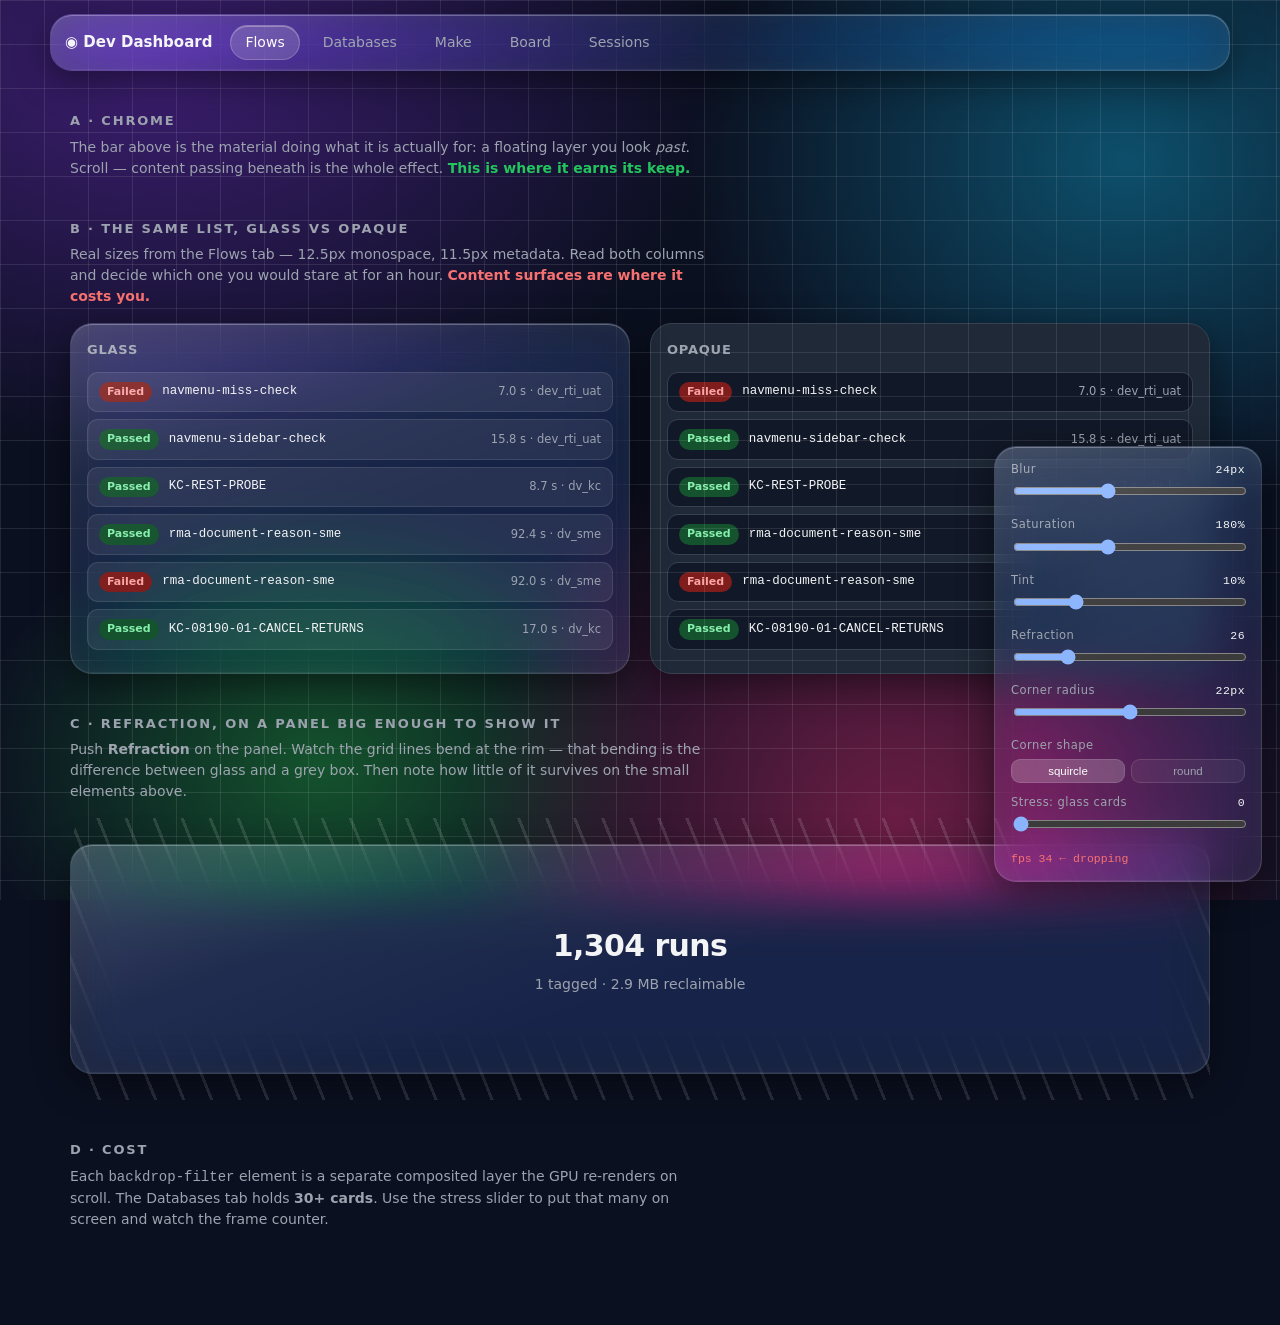
<file: static/glass-lab.html>
<!DOCTYPE html>
<html lang="en">
<head>
<meta charset="UTF-8">
<meta name="viewport" content="width=device-width, initial-scale=1.0">
<title>Glass Lab</title>
<style>
:root {
  color-scheme: dark;

  /* ── The glass material, as tokens ──────────────────────────────────────
     Everything below is driven by these. The sliders write to them live. */
  --glass-blur: 24px;
  --glass-sat: 180%;
  --glass-tint: #8ab4ff;      /* hue the glass lends to what's behind it */
  --glass-tint-amt: 10%;      /* how much of it */
  --glass-bright: 1.08;
  --glass-radius: 22px;

  --text: #f3f4f6;
  --text-muted: #9ca3af;
  --ok: #22c55e;
  --bad: #f87171;
}

* { box-sizing: border-box; }

body {
  margin: 0;
  min-height: 100vh;
  color: var(--text);
  font: 14px/1.5 ui-sans-serif, system-ui, -apple-system, "Segoe UI", sans-serif;
  /* Glass needs something behind it. A flat fill refracts to nothing, which
     is the single biggest trap in applying this to a dark dashboard. */
  background:
    radial-gradient(60rem 40rem at 12% 8%,  #3b1d6e 0%, transparent 60%),
    radial-gradient(50rem 40rem at 88% 18%, #0d4f6b 0%, transparent 55%),
    radial-gradient(45rem 45rem at 70% 92%, #6b1d45 0%, transparent 60%),
    radial-gradient(40rem 30rem at 25% 85%, #14532d 0%, transparent 55%),
    #0b1020;
  background-attachment: fixed;
}

/* A fine grid gives refraction something to bend. Straight lines are how the
   eye reads a lens — on noise you cannot see it working at all. */
body::before {
  content: "";
  position: fixed;
  inset: 0;
  pointer-events: none;
  background-image:
    linear-gradient(rgb(from white r g b / .10) 1px, transparent 1px),
    linear-gradient(90deg, rgb(from white r g b / .10) 1px, transparent 1px);
  background-size: 44px 44px;
}

/* ── The material ────────────────────────────────────────────────────────── */
.glass {
  position: relative;
  border-radius: var(--glass-radius);
  corner-shape: squircle;
  background: color-mix(in oklab, var(--glass-tint) var(--glass-tint-amt), transparent);
  backdrop-filter:
    blur(var(--glass-blur))
    saturate(var(--glass-sat))
    brightness(var(--glass-bright));
  border: 1px solid rgb(from white r g b / .14);
  /* Two inner strokes do the work: a bright top edge reading as a specular
     highlight, a dim bottom edge reading as thickness. Plus a float shadow. */
  box-shadow:
    inset 0 1px 0 rgb(from white r g b / .28),
    inset 0 -1px 0 rgb(from white r g b / .06),
    inset 0 0 20px rgb(from white r g b / .04),
    0 10px 36px rgb(from black r g b / .45);
}

/* Refraction must sit in the SAME filter chain as the blur, and before it.
   Run it as a separate layer on top and the blur has already flattened the
   backdrop to a smooth wash — there is no detail left to bend, and the only
   thing that survives is a faint smear at the rim. Lens first, then blur. */
.glass.refract {
  backdrop-filter:
    url(#lens)
    blur(var(--glass-blur))
    saturate(var(--glass-sat))
    brightness(var(--glass-bright));
}

/* A grazing sheen across the top third, like light caught on a curved face. */
.glass.sheen::after {
  content: "";
  position: absolute;
  inset: 0;
  border-radius: inherit;
  corner-shape: inherit;
  pointer-events: none;
  background: linear-gradient(
    160deg,
    rgb(from white r g b / .16) 0%,
    rgb(from white r g b / .04) 28%,
    transparent 55%);
}

.solid {
  border-radius: var(--glass-radius);
  corner-shape: squircle;
  background: #1f2937;
  border: 1px solid #374151;
  box-shadow: 0 10px 36px rgb(from black r g b / .45);
}

/* ── Page furniture ──────────────────────────────────────────────────────── */
.wrap { max-width: 1180px; margin: 0 auto; padding: 0 20px 80px; }

header.bar {
  position: sticky;
  top: 14px;
  z-index: 20;
  margin: 14px auto 28px;
  max-width: 1180px;
  display: flex;
  align-items: center;
  gap: 8px;
  padding: 10px 14px;
}
header.bar b { font-size: 15px; margin-right: 10px; white-space: nowrap; }
.tab {
  padding: 6px 14px;
  border-radius: 999px;
  corner-shape: squircle;
  color: var(--text-muted);
  cursor: pointer;
  font-weight: 500;
  border: 1px solid transparent;
  white-space: nowrap;
}
.tab.on {
  color: #fff;
  background: rgb(from white r g b / .16);
  border-color: rgb(from white r g b / .2);
  box-shadow: inset 0 1px 0 rgb(from white r g b / .3);
}

h2 { font-size: 13px; letter-spacing: .14em; text-transform: uppercase; color: var(--text-muted); margin: 40px 0 6px; font-weight: 600; }
.note { color: var(--text-muted); margin: 0 0 16px; max-width: 72ch; }
.verdict { font-weight: 600; }
.verdict.good { color: var(--ok); }
.verdict.bad { color: var(--bad); }

.row { display: grid; grid-template-columns: 1fr 1fr; gap: 20px; align-items: start; }
@media (max-width: 860px) { .row { grid-template-columns: 1fr; } }

.pane { padding: 16px; }
.pane h3 { margin: 0 0 12px; font-size: 13px; color: var(--text-muted); font-weight: 600; letter-spacing: .06em; }

/* Dense data, deliberately at the dashboard's real sizes. */
.run { display: flex; align-items: center; gap: 10px; padding: 9px 11px; border-radius: 11px; corner-shape: squircle; margin-bottom: 7px; }
.run.g { background: rgb(from white r g b / .07); border: 1px solid rgb(from white r g b / .1); }
.run.s { background: #111827; border: 1px solid #374151; }
.run .pill { font-size: 11px; font-weight: 700; padding: 2px 8px; border-radius: 999px; }
.pass { background: #14532d; color: #86efac; }
.fail { background: #7f1d1d; color: #fca5a5; }
.run .nm { font-family: ui-monospace, "SF Mono", Menlo, monospace; font-size: 12.5px; }
.run .meta { margin-left: auto; color: var(--text-muted); font-size: 11.5px; white-space: nowrap; }

/* ── Controls ────────────────────────────────────────────────────────────── */
.controls {
  position: fixed;
  right: 18px;
  bottom: 18px;
  z-index: 50;
  padding: 14px 16px;
  width: 268px;
}
.controls label { display: block; font-size: 11.5px; color: var(--text-muted); margin: 11px 0 3px; letter-spacing: .04em; }
.controls label:first-of-type { margin-top: 0; }
.controls input[type=range] { width: 100%; accent-color: #8ab4ff; }
.controls output { float: right; font-family: ui-monospace, monospace; color: var(--text); }
.controls .seg { display: flex; gap: 6px; margin-top: 4px; }
.controls .seg button {
  flex: 1; padding: 5px 0; font-size: 11.5px; cursor: pointer; color: var(--text-muted);
  background: rgb(from white r g b / .06); border: 1px solid rgb(from white r g b / .12);
  border-radius: 9px; corner-shape: squircle;
}
.controls .seg button.on { background: rgb(from white r g b / .2); color: #fff; }
.fps { margin-top: 12px; font-size: 11.5px; color: var(--text-muted); font-family: ui-monospace, monospace; }
</style>
</head>
<body>

<!-- ── Displacement map ───────────────────────────────────────────────────────
     feDisplacementMap moves each pixel by scale * (channel/255 - 0.5). So a
     map that is neutral grey (128) in the middle and ramps to 0 / 255 at the
     edges pulls the backdrop inward at the rim and leaves the centre alone —
     which is what a convex lens does.

     One image cannot carry both axes as a plain gradient, so there are two:
     a horizontal ramp in red, a vertical ramp in green. feComposite sums them
     arithmetically (k2=1, k3=1, k4=-0.5) so each channel keeps its own axis. -->
<svg width="0" height="0" style="position:absolute" aria-hidden="true">
  <filter id="lens" x="-20%" y="-20%" width="140%" height="140%" color-interpolation-filters="sRGB">
    <feImage result="mx" preserveAspectRatio="none" href="data:image/svg+xml;utf8,<svg xmlns='http://www.w3.org/2000/svg' width='400' height='300'><defs><linearGradient id='h' x1='0' x2='1'><stop offset='0' stop-color='rgb(0,128,128)'/><stop offset='0.17' stop-color='rgb(128,128,128)'/><stop offset='0.83' stop-color='rgb(128,128,128)'/><stop offset='1' stop-color='rgb(255,128,128)'/></linearGradient></defs><rect width='400' height='300' fill='url(%23h)'/></svg>"/>
    <feImage result="my" preserveAspectRatio="none" href="data:image/svg+xml;utf8,<svg xmlns='http://www.w3.org/2000/svg' width='400' height='300'><defs><linearGradient id='v' x1='0' y1='0' x2='0' y2='1'><stop offset='0' stop-color='rgb(128,0,128)'/><stop offset='0.17' stop-color='rgb(128,128,128)'/><stop offset='0.83' stop-color='rgb(128,128,128)'/><stop offset='1' stop-color='rgb(128,255,128)'/></linearGradient></defs><rect width='400' height='300' fill='url(%23v)'/></svg>"/>
    <feComposite in="mx" in2="my" operator="arithmetic" k1="0" k2="1" k3="1" k4="-0.5" result="map"/>
    <feDisplacementMap in="SourceGraphic" in2="map" xChannelSelector="R" yChannelSelector="G" scale="0" result="disp">
    </feDisplacementMap>
    <feGaussianBlur in="disp" stdDeviation="0.4"/>
  </filter>
</svg>

<header class="bar glass sheen">
  <b>◉ Dev Dashboard</b>
  <div class="tab on">Flows</div>
  <div class="tab">Databases</div>
  <div class="tab">Make</div>
  <div class="tab">Board</div>
  <div class="tab">Sessions</div>
</header>

<div class="wrap">

  <h2>A · Chrome</h2>
  <p class="note">
    The bar above is the material doing what it is actually for: a floating
    layer you look <em>past</em>. Scroll — content passing beneath is the whole
    effect. <span class="verdict good">This is where it earns its keep.</span>
  </p>

  <h2>B · The same list, glass vs opaque</h2>
  <p class="note">
    Real sizes from the Flows tab — 12.5px monospace, 11.5px metadata. Read both
    columns and decide which one you would stare at for an hour.
    <span class="verdict bad">Content surfaces are where it costs you.</span>
  </p>
  <div class="row">
    <div class="pane glass sheen refract">
      <h3>GLASS</h3>
      <div class="run g"><span class="pill fail">Failed</span><span class="nm">navmenu-miss-check</span><span class="meta">7.0 s · dev_rti_uat</span></div>
      <div class="run g"><span class="pill pass">Passed</span><span class="nm">navmenu-sidebar-check</span><span class="meta">15.8 s · dev_rti_uat</span></div>
      <div class="run g"><span class="pill pass">Passed</span><span class="nm">KC-REST-PROBE</span><span class="meta">8.7 s · dv_kc</span></div>
      <div class="run g"><span class="pill pass">Passed</span><span class="nm">rma-document-reason-sme</span><span class="meta">92.4 s · dv_sme</span></div>
      <div class="run g"><span class="pill fail">Failed</span><span class="nm">rma-document-reason-sme</span><span class="meta">92.0 s · dv_sme</span></div>
      <div class="run g"><span class="pill pass">Passed</span><span class="nm">KC-08190-01-CANCEL-RETURNS</span><span class="meta">17.0 s · dv_kc</span></div>
    </div>
    <div class="pane solid">
      <h3>OPAQUE</h3>
      <div class="run s"><span class="pill fail">Failed</span><span class="nm">navmenu-miss-check</span><span class="meta">7.0 s · dev_rti_uat</span></div>
      <div class="run s"><span class="pill pass">Passed</span><span class="nm">navmenu-sidebar-check</span><span class="meta">15.8 s · dev_rti_uat</span></div>
      <div class="run s"><span class="pill pass">Passed</span><span class="nm">KC-REST-PROBE</span><span class="meta">8.7 s · dv_kc</span></div>
      <div class="run s"><span class="pill pass">Passed</span><span class="nm">rma-document-reason-sme</span><span class="meta">92.4 s · dv_sme</span></div>
      <div class="run s"><span class="pill fail">Failed</span><span class="nm">rma-document-reason-sme</span><span class="meta">92.0 s · dv_sme</span></div>
      <div class="run s"><span class="pill pass">Passed</span><span class="nm">KC-08190-01-CANCEL-RETURNS</span><span class="meta">17.0 s · dv_kc</span></div>
    </div>
  </div>

  <h2>C · Refraction, on a panel big enough to show it</h2>
  <p class="note">
    Push <b>Refraction</b> on the panel. Watch the grid lines bend at the rim —
    that bending is the difference between glass and a grey box. Then note how
    little of it survives on the small elements above.
  </p>
  <!-- Hard-edged stripes sit behind the panel on purpose. Refraction is only
       visible on something with edges; over a soft gradient it does nothing
       the eye can read. -->
  <div style="position:relative; padding:26px 0;">
    <div style="position:absolute; inset:0; border-radius:26px; overflow:hidden;
                background:repeating-linear-gradient(68deg,
                  rgb(from white r g b / .13) 0 3px,
                  transparent 3px 26px);"></div>
    <div class="pane glass sheen refract" style="position:relative; min-height:230px; display:flex; align-items:center; justify-content:center; text-align:center;">
      <div>
        <div style="font-size:30px; font-weight:700; letter-spacing:-.02em;">1,304 runs</div>
        <div style="color:var(--text-muted); margin-top:6px;">1 tagged · 2.9 MB reclaimable</div>
      </div>
    </div>
  </div>

  <h2>D · Cost</h2>
  <p class="note">
    Each <code>backdrop-filter</code> element is a separate composited layer the
    GPU re-renders on scroll. The Databases tab holds <b>30+ cards</b>. Use the
    stress slider to put that many on screen and watch the frame counter.
  </p>
  <div id="stress" class="row" style="grid-template-columns:repeat(auto-fill,minmax(168px,1fr)); gap:12px;"></div>

</div>

<div class="controls glass sheen">
  <label>Blur <output id="oBlur">24px</output></label>
  <input type="range" id="rBlur" min="0" max="60" value="24">

  <label>Saturation <output id="oSat">180%</output></label>
  <input type="range" id="rSat" min="100" max="300" value="180">

  <label>Tint <output id="oTint">10%</output></label>
  <input type="range" id="rTint" min="0" max="40" value="10">

  <label>Refraction <output id="oRef">26</output></label>
  <input type="range" id="rRef" min="0" max="120" value="26">

  <label>Corner radius <output id="oRad">22px</output></label>
  <input type="range" id="rRad" min="0" max="44" value="22">

  <label>Corner shape</label>
  <div class="seg">
    <button data-shape="squircle" class="on">squircle</button>
    <button data-shape="round">round</button>
  </div>

  <label>Stress: glass cards <output id="oN">0</output></label>
  <input type="range" id="rN" min="0" max="48" value="0">

  <div class="fps" id="fps">fps —</div>
</div>

<script>
const root = document.documentElement;
const $ = id => document.getElementById(id);

const bind = (slider, out, fmt, apply) => {
  const el = $(slider), o = $(out);
  const run = () => { const v = +el.value; o.textContent = fmt(v); apply(v); };
  el.addEventListener('input', run); run();
};

bind('rBlur', 'oBlur', v => v + 'px', v => root.style.setProperty('--glass-blur', v + 'px'));
bind('rSat',  'oSat',  v => v + '%',  v => root.style.setProperty('--glass-sat', v + '%'));
bind('rTint', 'oTint', v => v + '%',  v => root.style.setProperty('--glass-tint-amt', v + '%'));
bind('rRad',  'oRad',  v => v + 'px', v => root.style.setProperty('--glass-radius', v + 'px'));

// The displacement scale lives on the SVG node, not in CSS.
const disp = document.querySelector('#lens feDisplacementMap');
bind('rRef', 'oRef', v => v || 'off', v => disp.setAttribute('scale', v));

document.querySelectorAll('.controls .seg button').forEach(b => {
  b.onclick = () => {
    document.querySelectorAll('.controls .seg button').forEach(x => x.classList.remove('on'));
    b.classList.add('on');
    document.querySelectorAll('.glass, .solid, .tab, .run').forEach(
      el => el.style.cornerShape = b.dataset.shape);
  };
});

// Stress test — how many live glass layers before scrolling stutters.
const stress = $('stress');
bind('rN', 'oN', v => v, n => {
  stress.innerHTML = '';
  for (let i = 0; i < n; i++) {
    const d = document.createElement('div');
    d.className = 'pane glass sheen';
    d.style.padding = '12px';
    d.innerHTML = `<div style="font-weight:600;font-family:ui-monospace,monospace;font-size:13px">dv_card_${i}</div>
                   <div style="color:var(--text-muted);font-size:11.5px;margin-top:4px">v17 · switch →</div>`;
    stress.appendChild(d);
  }
});

// Frame counter, so "feels fine" is a number instead of a vibe.
let frames = 0, last = performance.now();
(function tick(now) {
  frames++;
  if (now - last >= 1000) {
    const fps = Math.round(frames * 1000 / (now - last));
    $('fps').textContent = `fps ${fps}` + (fps < 50 ? '  ← dropping' : '');
    $('fps').style.color = fps < 50 ? 'var(--bad)' : 'var(--text-muted)';
    frames = 0; last = now;
  }
  requestAnimationFrame(tick);
})(performance.now());
</script>
</body>
</html>
</file>
